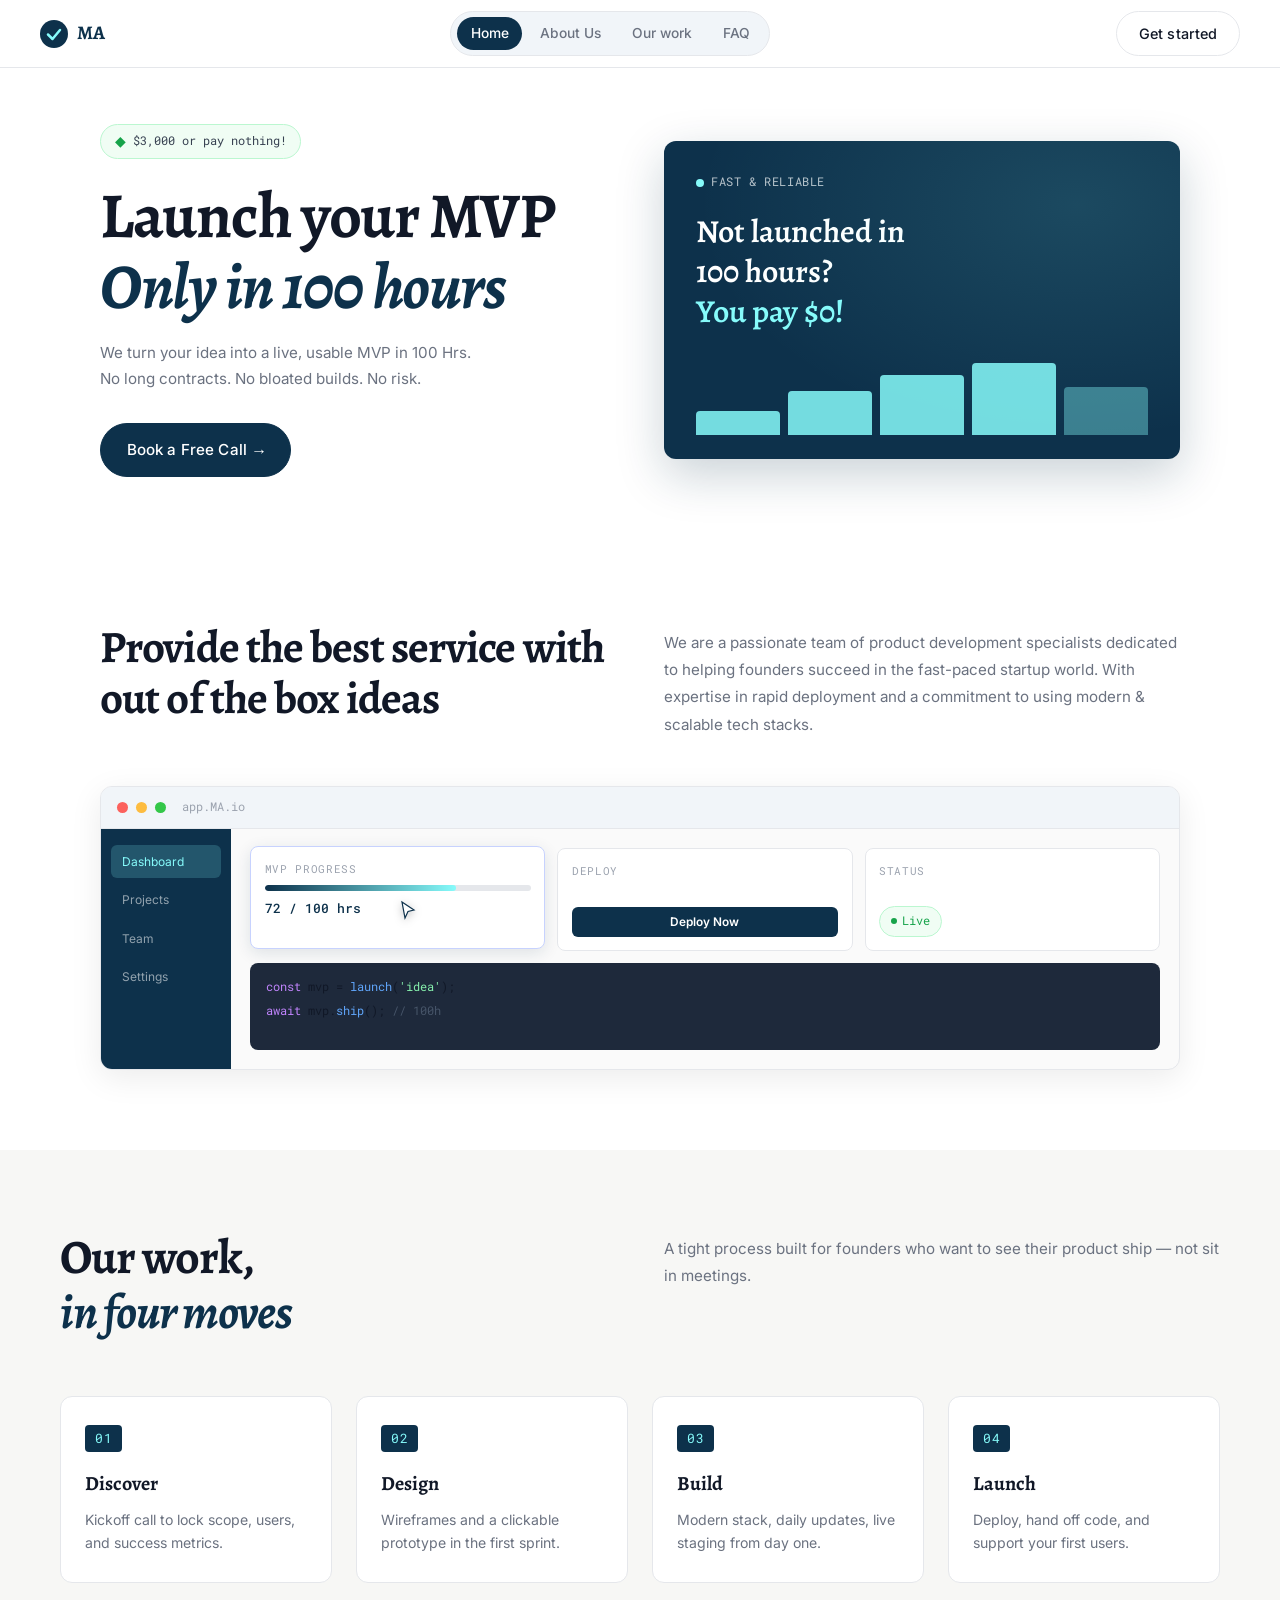
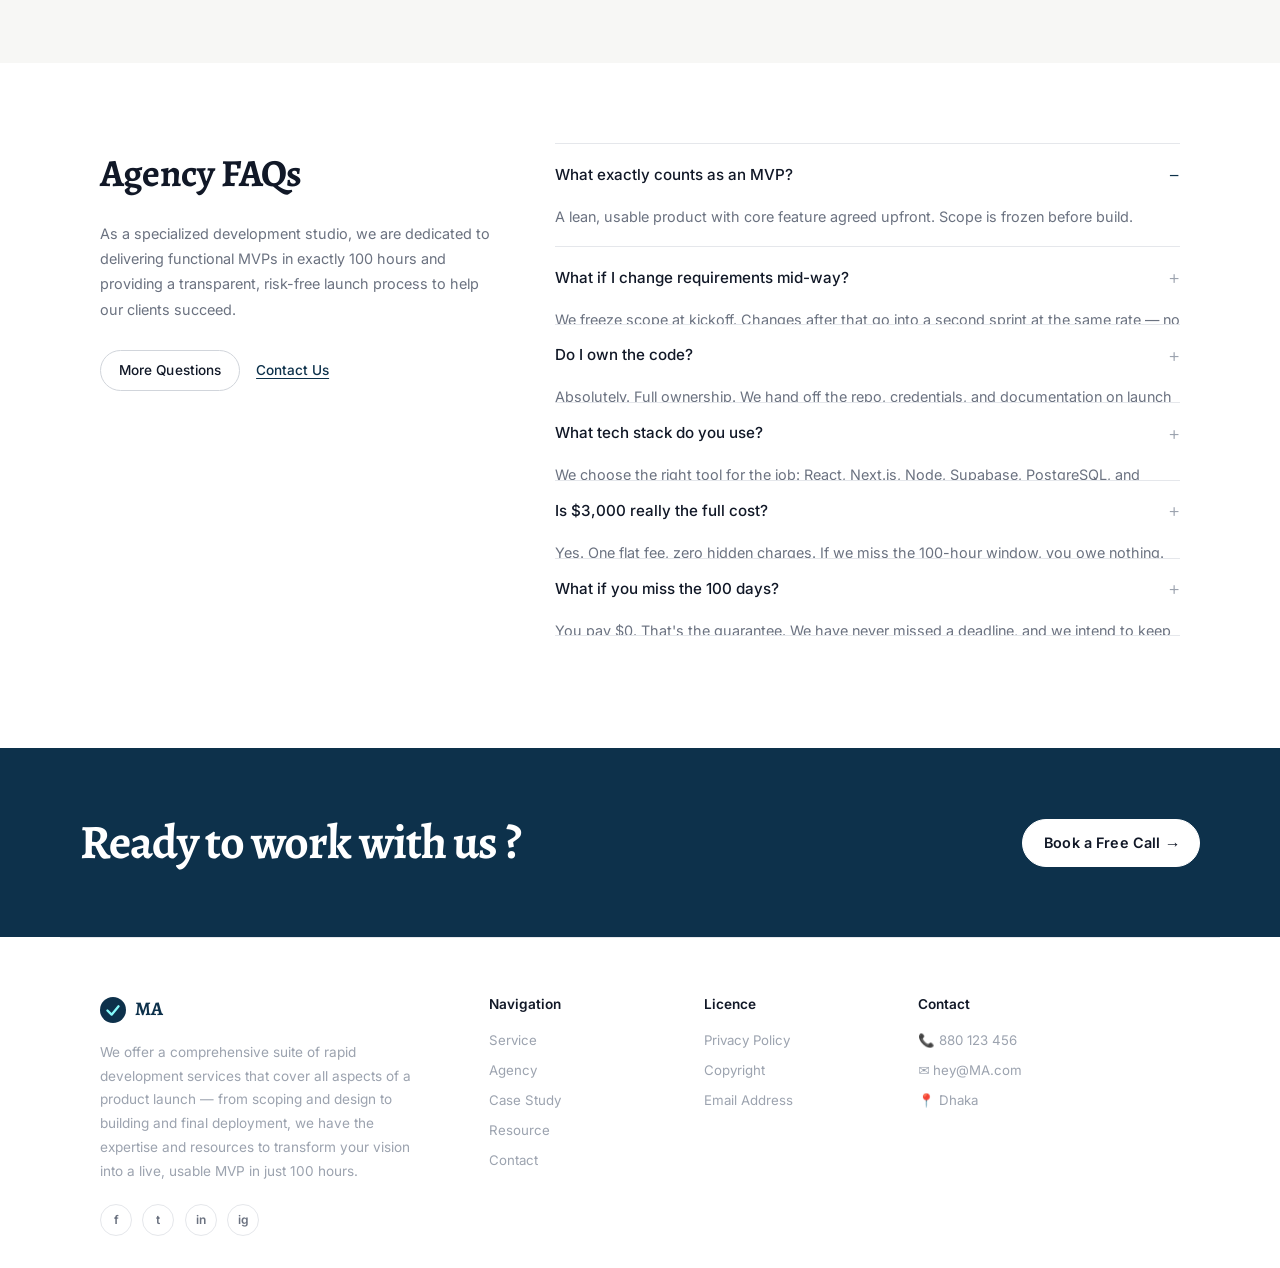
<file: site1/index.html>
<!DOCTYPE html>
<html lang="en">

<head>
  <base href="/site1/">
  <meta charset="UTF-8" />
  <meta name="viewport" content="width=device-width, initial-scale=1.0" />
  <title>MA — Launch Your MVP in 100 Hours</title>
  <meta name="description"
    content="We turn your idea into a live, usable MVP in 100 Hrs. No long contracts. No bloated builds. No risk." />
  <link rel="preconnect" href="https://fonts.googleapis.com" />
  <link rel="preconnect" href="https://fonts.gstatic.com" crossorigin />
  <link
    href="https://fonts.googleapis.com/css2?family=Alegreya:ital,wght@0,400;0,500;0,700;1,400&family=Inter:wght@300;400;500;600&family=Roboto+Mono:wght@400;500&display=swap"
    rel="stylesheet" />
  <script src="assets/index.js" defer></script>
  <link rel="stylesheet" href="assets/index.css">
</head>

<body>

  <!-- ── NAV ── -->
  <nav class="nav" id="top">
    <a href="#home" class="nav-logo" aria-label="MA home">
      <svg width="28" height="28" viewBox="0 0 28 28" fill="none" xmlns="http://www.w3.org/2000/svg">
        <circle cx="14" cy="14" r="14" fill="#0d314b" />
        <path d="M8 14.5L12.5 19L20 10" stroke="#86fbfb" stroke-width="2.5" stroke-linecap="round"
          stroke-linejoin="round" />
      </svg>
      <span class="nav-brand">MA</span>
    </a>

    <button class="nav-mobile-toggle" aria-label="Toggle menu" aria-expanded="false">
      <span></span><span></span><span></span>
    </button>

    <div class="nav-links-wrap">
      <div class="nav-pill">
        <a href="#home" class="nav-link active">Home</a>
        <a href="#about" class="nav-link">About Us</a>
        <a href="#work" class="nav-link">Our work</a>
        <a href="#faq" class="nav-link">FAQ</a>
      </div>
    </div>

    <a href="https://wa.me/8801234" target="_blank" rel="noopener" class="btn btn-outline">Get started</a>
  </nav>

  <!-- ── HERO ── -->
  <section class="hero" id="home">
    <div class="hero-content">
      <div class="hero-badge">
        <span class="badge-diamond">◆</span>
        <span>$3,000 or pay nothing!</span>
      </div>
      <h1 class="hero-heading">
        Launch your MVP<br />
        <em>Only in 100 hours</em>
      </h1>
      <p class="hero-sub">
        We turn your idea into a live, usable MVP in 100 Hrs.<br />
        No long contracts. No bloated builds. No risk.
      </p>
      <a href="https://wa.me/8801234" target="_blank" rel="noopener" class="btn btn-primary hero-cta">
        Book a Free Call <span class="btn-arrow">→</span>
      </a>
    </div>

    <div class="hero-card">
      <div class="hero-card-tag">
        <span class="tag-dot"></span>
        Fast &amp; Reliable
      </div>
      <h2 class="hero-card-heading">
        Not launched in<br />100 hours?<br />
        <span class="hero-card-price">You pay $0!</span>
      </h2>
      <div class="hero-bars">
        <div class="bar bar-1"></div>
        <div class="bar bar-2"></div>
        <div class="bar bar-3"></div>
        <div class="bar bar-4"></div>
        <div class="bar bar-5"></div>
      </div>
    </div>
  </section>

  <!-- ── ABOUT ── -->
  <section class="about" id="about">
    <div class="about-top">
      <h2 class="about-heading">
        Provide the best service with<br />
        out of the box ideas
      </h2>
      <p class="about-body">
        We are a passionate team of product development specialists
        dedicated to helping founders succeed in the fast-paced startup
        world. With expertise in rapid deployment and a commitment to using
        modern &amp; scalable tech stacks.
      </p>
    </div>

    <!-- Interactive UI animation demo instead of video -->
    <div class="demo-shell">
      <div class="demo-bar">
        <span class="demo-dot demo-dot--red"></span>
        <span class="demo-dot demo-dot--yellow"></span>
        <span class="demo-dot demo-dot--green"></span>
        <span class="demo-url">app.MA.io</span>
      </div>
      <div class="demo-body">
        <div class="demo-sidebar">
          <div class="demo-sidebar-item demo-sidebar-item--active">Dashboard</div>
          <div class="demo-sidebar-item">Projects</div>
          <div class="demo-sidebar-item">Team</div>
          <div class="demo-sidebar-item">Settings</div>
        </div>
        <div class="demo-main">
          <div class="demo-card demo-card--1">
            <span class="demo-card-label">MVP Progress</span>
            <div class="demo-progress-bar">
              <div class="demo-progress-fill"></div>
            </div>
            <span class="demo-card-stat">72 / 100 hrs</span>
          </div>
          <div class="demo-card demo-card--2">
            <span class="demo-card-label">Deploy</span>
            <button class="demo-btn" id="demoBtnDeploy">Deploy Now</button>
          </div>
          <div class="demo-card demo-card--3">
            <span class="demo-card-label">Status</span>
            <span class="demo-status-badge">Live</span>
          </div>
          <div class="demo-code">
            <span class="demo-code-line"><span class="demo-kw">const</span> mvp = <span
                class="demo-fn">launch</span>(<span class="demo-str">'idea'</span>);</span>
            <span class="demo-code-line"><span class="demo-kw">await</span> mvp.<span class="demo-fn">ship</span>();
              <span class="demo-comment">// 100h</span></span>
          </div>
        </div>
        <!-- animated cursor -->
        <div class="demo-cursor" id="demoCursor">
          <svg width="20" height="20" viewBox="0 0 20 20" fill="none">
            <path d="M4 2L16 10L10 11.5L7 18L4 2Z" fill="white" stroke="#0d314b" stroke-width="1.2" />
          </svg>
        </div>
      </div>
    </div>
  </section>

  <!-- ── OUR WORK ── -->
  <section class="work" id="work">
    <div class="work-header">
      <h2 class="work-heading">Our work,<br /><em>in four moves</em></h2>
      <p class="work-sub">
        A tight process built for founders who want to see their product ship —
        not sit in meetings.
      </p>
    </div>
    <div class="work-steps">
      <div class="work-step">
        <span class="step-num">01</span>
        <h3 class="step-title">Discover</h3>
        <p class="step-desc">Kickoff call to lock scope, users, and success metrics.</p>
      </div>
      <div class="work-step">
        <span class="step-num">02</span>
        <h3 class="step-title">Design</h3>
        <p class="step-desc">Wireframes and a clickable prototype in the first sprint.</p>
      </div>
      <div class="work-step">
        <span class="step-num">03</span>
        <h3 class="step-title">Build</h3>
        <p class="step-desc">Modern stack, daily updates, live staging from day one.</p>
      </div>
      <div class="work-step">
        <span class="step-num">04</span>
        <h3 class="step-title">Launch</h3>
        <p class="step-desc">Deploy, hand off code, and support your first users.</p>
      </div>
    </div>
  </section>

  <!-- ── FAQ ── -->
  <section class="faq" id="faq">
    <div class="faq-left">
      <h2 class="faq-heading">Agency FAQs</h2>
      <p class="faq-sub">
        As a specialized development studio, we are dedicated to delivering
        functional MVPs in exactly 100 hours and providing a transparent,
        risk-free launch process to help our clients succeed.
      </p>
      <div class="faq-actions">
        <a href="https://wa.me/8801234" target="_blank" rel="noopener" class="btn btn-outline-dark">More Questions</a>
        <a href="https://wa.me/8801234" target="_blank" rel="noopener" class="faq-contact-link">Contact Us</a>
      </div>
    </div>
    <div class="faq-right">
      <div class="faq-item faq-item--open">
        <button class="faq-q" aria-expanded="true">
          What exactly counts as an MVP?
          <span class="faq-icon">−</span>
        </button>
        <div class="faq-a">
          <p>A lean, usable product with core feature agreed upfront. Scope is frozen before build.</p>
        </div>
      </div>
      <div class="faq-item">
        <button class="faq-q" aria-expanded="false">
          What if I change requirements mid-way?
          <span class="faq-icon">+</span>
        </button>
        <div class="faq-a">
          <p>We freeze scope at kickoff. Changes after that go into a second sprint at the same rate — no surprises, no
            inflated quotes.</p>
        </div>
      </div>
      <div class="faq-item">
        <button class="faq-q" aria-expanded="false">
          Do I own the code?
          <span class="faq-icon">+</span>
        </button>
        <div class="faq-a">
          <p>Absolutely. Full ownership. We hand off the repo, credentials, and documentation on launch day.</p>
        </div>
      </div>
      <div class="faq-item">
        <button class="faq-q" aria-expanded="false">
          What tech stack do you use?
          <span class="faq-icon">+</span>
        </button>
        <div class="faq-a">
          <p>We choose the right tool for the job: React, Next.js, Node, Supabase, PostgreSQL, and modern cloud infra.
            We don't force a stack on you.</p>
        </div>
      </div>
      <div class="faq-item">
        <button class="faq-q" aria-expanded="false">
          Is $3,000 really the full cost?
          <span class="faq-icon">+</span>
        </button>
        <div class="faq-a">
          <p>Yes. One flat fee, zero hidden charges. If we miss the 100-hour window, you owe nothing.</p>
        </div>
      </div>
      <div class="faq-item">
        <button class="faq-q" aria-expanded="false">
          What if you miss the 100 days?
          <span class="faq-icon">+</span>
        </button>
        <div class="faq-a">
          <p>You pay $0. That's the guarantee. We have never missed a deadline, and we intend to keep it that way.</p>
        </div>
      </div>
    </div>
  </section>

  <!-- ── CTA BANNER ── -->
  <section class="cta-banner">
    <h2 class="cta-heading">Ready to work with us&nbsp;?</h2>
    <a href="https://wa.me/8801234" target="_blank" rel="noopener" class="btn btn-cta">
      Book a Free Call <span class="btn-arrow">→</span>
    </a>
  </section>

  <!-- ── FOOTER ── -->
  <footer class="footer">
    <div class="footer-brand">
      <a href="#home" class="nav-logo" style="margin-bottom:1rem;">
        <svg width="26" height="26" viewBox="0 0 28 28" fill="none">
          <circle cx="14" cy="14" r="14" fill="#0d314b" />
          <path d="M8 14.5L12.5 19L20 10" stroke="#86fbfb" stroke-width="2.5" stroke-linecap="round"
            stroke-linejoin="round" />
        </svg>
        <span class="nav-brand">MA</span>
      </a>
      <p class="footer-desc">
        We offer a comprehensive suite of rapid development services that
        cover all aspects of a product launch — from scoping and design to
        building and final deployment, we have the expertise and resources
        to transform your vision into a live, usable MVP in just 100 hours.
      </p>
      <div class="footer-social">
        <a href="#" aria-label="Facebook" class="social-link">f</a>
        <a href="#" aria-label="Twitter" class="social-link">t</a>
        <a href="#" aria-label="LinkedIn" class="social-link">in</a>
        <a href="#" aria-label="Instagram" class="social-link">ig</a>
      </div>
    </div>
    <div class="footer-col">
      <h4 class="footer-col-title">Navigation</h4>
      <a href="#home" class="footer-link">Service</a>
      <a href="#about" class="footer-link">Agency</a>
      <a href="#work" class="footer-link">Case Study</a>
      <a href="#work" class="footer-link">Resource</a>
      <a href="https://wa.me/8801234" class="footer-link">Contact</a>
    </div>
    <div class="footer-col">
      <h4 class="footer-col-title">Licence</h4>
      <a href="#" class="footer-link">Privacy Policy</a>
      <a href="#" class="footer-link">Copyright</a>
      <a href="#" class="footer-link">Email Address</a>
    </div>
    <div class="footer-col">
      <h4 class="footer-col-title">Contact</h4>
      <a href="tel:+4065550120" class="footer-link">📞 880 123 456</a>
      <a href="mailto:hey@MA.com" class="footer-link">✉️ hey@MA.com</a>
      <span class="footer-link">📍 Dhaka</span>
    </div>
  </footer>

</body>

</html>
</file>
<file: site1/assets/index.css>
/*
 * Boostrm — Launch Your MVP in 100 Hours
 * Main Styling
 */

*,
*:before,
*:after {
  box-sizing: border-box;
  margin: 0;
  padding: 0;
}

:root {
  --navy: #0d314b;
  --cyan: #86fbfb;
  --white: #ffffff;
  --off: #f7f7f5;
  --gray: #9ca3af;
  --dark: #111827;
  --border: #e5e7eb;
  --font-head: "Alegreya", Georgia, serif;
  --font-body: "Inter", system-ui, sans-serif;
  --font-mono: "Roboto Mono", monospace;
  --max-w: 1160px;
  --nav-h: 68px;
  --rad: 12px;
  --rad-sm: 8px;
  --tr: .25s ease;
}

html {
  scroll-behavior: smooth;
}

body {
  font-family: var(--font-body);
  background: var(--white);
  color: var(--dark);
  line-height: 1.6;
  overflow-x: hidden;
}

a {
  text-decoration: none;
  color: inherit;
}

img {
  display: block;
  max-width: 100%;
}

/* ── BUTTONS ── */

.btn {
  display: inline-flex;
  align-items: center;
  gap: 0.45rem;
  font-family: var(--font-body);
  font-size: 0.9rem;
  font-weight: 500;
  padding: 0.65rem 1.35rem;
  border-radius: 100px;
  cursor: pointer;
  transition: transform var(--tr), box-shadow var(--tr), background var(--tr), color var(--tr), border-color var(--tr);
  white-space: nowrap;
  border: 1.5px solid transparent;
  letter-spacing: 0.01em;
}

.btn:active {
  transform: scale(0.96) !important;
}

.btn-primary {
  background: var(--navy);
  color: var(--white);
  border-color: var(--navy);
}

.btn-primary:hover {
  background: #0a2337;
  box-shadow: 0 6px 22px rgba(13, 49, 75, 0.3);
  transform: translateY(-1px);
}

.btn-outline {
  background: transparent;
  color: var(--dark);
  border-color: var(--border);
}

.btn-outline:hover {
  border-color: var(--navy);
  color: var(--navy);
  transform: translateY(-1px);
}

.btn-outline-dark {
  background: transparent;
  color: var(--dark);
  border: 1.5px solid #d1d5db;
  font-size: 0.85rem;
  padding: 0.55rem 1.1rem;
}

.btn-outline-dark:hover {
  border-color: var(--navy);
  color: var(--navy);
}

.btn-cta {
  background: var(--white);
  color: var(--dark);
  border-color: var(--white);
  font-weight: 600;
}

.btn-cta:hover {
  background: var(--cyan);
  border-color: var(--cyan);
  transform: translateY(-1px);
  box-shadow: 0 6px 24px rgba(134, 251, 251, 0.35);
}

.btn-arrow {
  font-family: var(--font-mono);
  font-size: 1rem;
}

/* ── NAVIGATION ── */

.nav {
  position: sticky;
  top: 0;
  z-index: 100;
  height: var(--nav-h);
  display: flex;
  align-items: center;
  justify-content: space-between;
  gap: 1rem;
  padding: 0 clamp(1rem, 5vw, 2.5rem);
  background: rgba(255, 255, 255, 0.88);
  -webkit-backdrop-filter: blur(14px);
  backdrop-filter: blur(14px);
  border-bottom: 1px solid var(--border);
  transition: box-shadow 0.3s;
}

.nav.scrolled {
  box-shadow: 0 2px 16px rgba(0, 0, 0, 0.07);
}

.nav-logo {
  display: flex;
  align-items: center;
  gap: 0.55rem;
  flex-shrink: 0;
}

.nav-brand {
  font-family: var(--font-head);
  font-size: 1.2rem;
  font-weight: 700;
  color: var(--navy);
  letter-spacing: -0.01em;
}

.nav-links-wrap {
  display: flex;
  align-items: center;
}

.nav-pill {
  display: flex;
  align-items: center;
  gap: 0.25rem;
  background: #f1f5f9;
  border: 1px solid var(--border);
  border-radius: 100px;
  padding: 0.28rem 0.35rem;
}

.nav-link {
  font-size: 0.86rem;
  font-weight: 500;
  color: #6b7280;
  padding: 0.35rem 0.85rem;
  border-radius: 100px;
  transition: background var(--tr), color var(--tr);
}

.nav-link:hover {
  color: var(--navy);
}

.nav-link.active {
  background: var(--navy);
  color: var(--white);
}

.nav-mobile-toggle {
  display: none;
  flex-direction: column;
  gap: 5px;
  background: none;
  border: none;
  cursor: pointer;
  padding: 0.4rem;
}

.nav-mobile-toggle span {
  display: block;
  width: 22px;
  height: 2px;
  background: var(--navy);
  border-radius: 2px;
  transition: transform 0.25s, opacity 0.25s;
}

.nav-mobile-toggle.open span:nth-child(1) {
  transform: translateY(7px) rotate(45deg);
}

.nav-mobile-toggle.open span:nth-child(2) {
  opacity: 0;
}

.nav-mobile-toggle.open span:nth-child(3) {
  transform: translateY(-7px) rotate(-45deg);
}

/* ── HERO ── */

.hero {
  display: grid;
  grid-template-columns: 1fr 1fr;
  gap: 3rem;
  align-items: center;
  max-width: var(--max-w);
  margin: 0 auto;
  padding: 3.5rem clamp(1rem, 5vw, 2.5rem) 4rem;
}

.hero-badge {
  display: inline-flex;
  align-items: center;
  gap: 0.45rem;
  font-family: var(--font-mono);
  font-size: 0.78rem;
  color: #374151;
  background: #f0fdf4;
  border: 1px solid #bbf7d0;
  border-radius: 100px;
  padding: 0.35rem 0.85rem;
  margin-bottom: 1.4rem;
  width: fit-content;
}

.badge-diamond {
  color: #16a34a;
  font-size: 0.85rem;
}

.hero-heading {
  font-family: var(--font-head);
  font-size: clamp(2.6rem, 5.5vw, 4rem);
  font-weight: 700;
  line-height: 1.1;
  color: var(--dark);
  margin-bottom: 1.1rem;
  letter-spacing: -0.02em;
}

.hero-heading em {
  font-style: italic;
  color: var(--navy);
}

.hero-sub {
  font-size: 0.95rem;
  color: #6b7280;
  line-height: 1.7;
  max-width: 420px;
  margin-bottom: 2rem;
}

.hero-cta {
  font-size: 0.95rem;
  padding: 0.8rem 1.6rem;
}

.hero-card {
  background: var(--navy);
  border-radius: var(--rad);
  padding: 2rem 2rem 1.5rem;
  color: var(--white);
  position: relative;
  overflow: hidden;
  box-shadow: 0 16px 48px rgba(13, 49, 75, 0.22);
  animation: fadeSlideUp 0.7s 0.2s both;
}

.hero-card:before {
  content: "";
  position: absolute;
  inset: 0;
  background: radial-gradient(ellipse at 80% 20%, rgba(134, 251, 251, 0.12) 0%, transparent 65%);
  pointer-events: none;
}

.hero-card-tag {
  display: flex;
  align-items: center;
  gap: 0.45rem;
  font-family: var(--font-mono);
  font-size: 0.72rem;
  color: rgba(255, 255, 255, 0.7);
  margin-bottom: 1.2rem;
  letter-spacing: 0.05em;
  text-transform: uppercase;
}

.tag-dot {
  width: 8px;
  height: 8px;
  border-radius: 50%;
  background: var(--cyan);
  animation: pulse 2s infinite;
}

@keyframes pulse {
  0%, 100% {
    opacity: 1;
    transform: scale(1);
  }
  50% {
    opacity: 0.6;
    transform: scale(1.3);
  }
}

.hero-card-heading {
  font-family: var(--font-head);
  font-size: clamp(1.5rem, 3vw, 2rem);
  font-weight: 600;
  line-height: 1.25;
  margin-bottom: 1.5rem;
}

.hero-card-price {
  color: var(--cyan);
}

.hero-bars {
  display: flex;
  align-items: flex-end;
  gap: 8px;
  height: 80px;
}

.bar {
  flex: 1;
  border-radius: 4px 4px 0 0;
  background: var(--cyan);
  opacity: 0.85;
  animation: growBar 1.2s cubic-bezier(0.34, 1.56, 0.64, 1) both;
}

.bar-1 {
  --h: 30%;
  animation-delay: 0.3s;
}

.bar-2 {
  --h: 55%;
  animation-delay: 0.45s;
}

.bar-3 {
  --h: 75%;
  animation-delay: 0.6s;
}

.bar-4 {
  --h: 90%;
  animation-delay: 0.75s;
}

.bar-5 {
  --h: 60%;
  animation-delay: 0.9s;
  background: rgba(134, 251, 251, 0.45);
}

@keyframes growBar {
  0% {
    height: 0;
  }
  100% {
    height: var(--h);
  }
}

/* ── ABOUT & DEMO ── */

.about {
  background: var(--white);
  padding: 5rem clamp(1rem, 5vw, 2.5rem);
  max-width: var(--max-w);
  margin: 0 auto;
}

.about-top {
  display: grid;
  grid-template-columns: 1fr 1fr;
  gap: 3rem;
  align-items: start;
  margin-bottom: 3rem;
}

.about-heading {
  font-family: var(--font-head);
  font-size: clamp(1.8rem, 3.5vw, 2.8rem);
  font-weight: 700;
  line-height: 1.15;
  color: var(--dark);
  letter-spacing: -0.02em;
}

.about-body {
  font-size: 0.95rem;
  color: #6b7280;
  line-height: 1.8;
  padding-top: 0.5rem;
}

.demo-shell {
  border: 1px solid var(--border);
  border-radius: var(--rad);
  overflow: hidden;
  box-shadow: 0 8px 32px rgba(0, 0, 0, 0.08);
  background: #fafafa;
}

.demo-bar {
  display: flex;
  align-items: center;
  gap: 0.5rem;
  padding: 0.7rem 1rem;
  background: #f1f5f9;
  border-bottom: 1px solid var(--border);
}

.demo-dot {
  width: 11px;
  height: 11px;
  border-radius: 50%;
}

.demo-dot--red {
  background: #fc615d;
}

.demo-dot--yellow {
  background: #fdbc40;
}

.demo-dot--green {
  background: #34c749;
}

.demo-url {
  font-family: var(--font-mono);
  font-size: 0.72rem;
  color: #9ca3af;
  margin-left: 0.5rem;
}

.demo-body {
  display: flex;
  min-height: 240px;
  position: relative;
  overflow: hidden;
}

.demo-sidebar {
  width: 130px;
  flex-shrink: 0;
  background: var(--navy);
  padding: 1rem 0.6rem;
  display: flex;
  flex-direction: column;
  gap: 0.3rem;
}

.demo-sidebar-item {
  font-size: 0.75rem;
  font-family: var(--font-body);
  color: rgba(255, 255, 255, 0.55);
  padding: 0.45rem 0.7rem;
  border-radius: 6px;
  cursor: default;
  transition: background 0.2s, color 0.2s;
}

.demo-sidebar-item--active,
.demo-sidebar-item.hovered {
  background: rgba(134, 251, 251, 0.18);
  color: var(--cyan);
}

.demo-main {
  flex: 1;
  padding: 1.2rem;
  display: grid;
  grid-template-columns: 1fr 1fr 1fr;
  grid-template-rows: auto auto;
  gap: 0.75rem;
}

.demo-card {
  background: var(--white);
  border: 1px solid var(--border);
  border-radius: var(--rad-sm);
  padding: 0.85rem;
  display: flex;
  flex-direction: column;
  gap: 0.45rem;
  transition: box-shadow 0.2s, border-color 0.2s, transform 0.2s;
}

.demo-card.hovered,
.demo-card:hover {
  box-shadow: 0 4px 16px rgba(13, 49, 75, 0.12);
  border-color: #c7d2fe;
  transform: translateY(-2px);
}

.demo-card-label {
  font-size: 0.68rem;
  font-family: var(--font-mono);
  color: var(--gray);
  text-transform: uppercase;
  letter-spacing: 0.06em;
}

.demo-card-stat {
  font-family: var(--font-mono);
  font-size: 0.8rem;
  color: var(--navy);
  font-weight: 500;
}

.demo-progress-bar {
  height: 6px;
  background: #e5e7eb;
  border-radius: 3px;
  overflow: hidden;
}

.demo-progress-fill {
  height: 100%;
  width: 72%;
  background: linear-gradient(90deg, var(--navy), var(--cyan));
  border-radius: 3px;
  animation: progressPulse 3s ease-in-out infinite;
}

@keyframes progressPulse {
  0%, 100% {
    opacity: 1;
  }
  50% {
    opacity: 0.7;
  }
}

.demo-btn {
  font-family: var(--font-body);
  font-size: 0.74rem;
  font-weight: 600;
  background: var(--navy);
  color: var(--white);
  border: none;
  border-radius: 6px;
  padding: 0.5rem 0.7rem;
  cursor: pointer;
  transition: background 0.2s, transform 0.15s, box-shadow 0.2s;
  margin-top: auto;
}

.demo-btn:hover,
.demo-btn.clicked {
  background: #0a2337;
  box-shadow: 0 4px 12px rgba(13, 49, 75, 0.3);
}

.demo-btn.clicked {
  transform: scale(0.94);
}

.demo-status-badge {
  display: inline-flex;
  align-items: center;
  gap: 0.35rem;
  font-size: 0.74rem;
  font-family: var(--font-mono);
  color: #16a34a;
  background: #f0fdf4;
  border: 1px solid #bbf7d0;
  border-radius: 100px;
  padding: 0.3rem 0.65rem;
  margin-top: auto;
  width: fit-content;
}

.demo-status-badge:before {
  content: "";
  width: 6px;
  height: 6px;
  border-radius: 50%;
  background: #16a34a;
  animation: pulse 2s infinite;
}

.demo-code {
  grid-column: 1 / -1;
  background: #1e293b;
  border-radius: var(--rad-sm);
  padding: 0.85rem 1rem;
  display: flex;
  flex-direction: column;
  gap: 0.3rem;
}

.demo-code-line {
  font-family: var(--font-mono);
  font-size: 0.75rem;
  line-height: 1.6;
  display: block;
}

.demo-kw {
  color: #c084fc;
}

.demo-fn {
  color: #60a5fa;
}

.demo-str {
  color: #86efac;
}

.demo-comment {
  color: #475569;
}

.demo-cursor {
  position: absolute;
  pointer-events: none;
  z-index: 10;
  transition: top 0.6s cubic-bezier(0.34, 1.2, 0.64, 1), left 0.6s cubic-bezier(0.34, 1.2, 0.64, 1);
  filter: drop-shadow(0 2px 4px rgba(0, 0, 0, 0.25));
}

.demo-cursor.click {
  animation: cursorClick 0.2s ease;
}

@keyframes cursorClick {
  0% {
    transform: scale(1);
  }
  50% {
    transform: scale(0.75);
  }
  100% {
    transform: scale(1);
  }
}

/* ── WORK SECTION ── */

.work {
  background: var(--off);
  padding: 5rem clamp(1rem, 5vw, 2.5rem);
}

.work-header {
  max-width: var(--max-w);
  margin: 0 auto 3.5rem;
  display: grid;
  grid-template-columns: 1fr 1fr;
  gap: 3rem;
  align-items: start;
}

.work-heading {
  font-family: var(--font-head);
  font-size: clamp(2rem, 4vw, 3rem);
  font-weight: 700;
  line-height: 1.15;
  letter-spacing: -0.02em;
}

.work-heading em {
  font-style: italic;
  color: var(--navy);
}

.work-sub {
  font-size: 0.95rem;
  color: #6b7280;
  line-height: 1.75;
  padding-top: 0.4rem;
}

.work-steps {
  max-width: var(--max-w);
  margin: 0 auto;
  display: grid;
  grid-template-columns: repeat(4, 1fr);
  gap: 1.5rem;
}

.work-step {
  background: var(--white);
  border: 1px solid var(--border);
  border-radius: var(--rad);
  padding: 1.75rem 1.5rem;
  transition: box-shadow var(--tr), transform var(--tr), border-color var(--tr);
  cursor: default;
}

.work-step:hover {
  box-shadow: 0 8px 28px rgba(13, 49, 75, 0.12);
  transform: translateY(-4px);
  border-color: var(--cyan);
}

.step-num {
  display: block;
  font-family: var(--font-mono);
  font-size: 0.8rem;
  color: var(--cyan);
  background: var(--navy);
  width: fit-content;
  padding: 0.2rem 0.6rem;
  border-radius: 4px;
  margin-bottom: 1rem;
  letter-spacing: 0.08em;
}

.step-title {
  font-family: var(--font-head);
  font-size: 1.25rem;
  font-weight: 700;
  color: var(--dark);
  margin-bottom: 0.5rem;
}

.step-desc {
  font-size: 0.88rem;
  color: #6b7280;
  line-height: 1.65;
}

/* ── FAQ SECTION ── */

.faq {
  background: var(--white);
  padding: 5rem clamp(1rem, 5vw, 2.5rem);
  max-width: var(--max-w);
  margin: 0 auto;
  display: grid;
  grid-template-columns: 1fr 1.6fr;
  gap: 4rem;
  align-items: start;
}

.faq-heading {
  font-family: var(--font-head);
  font-size: clamp(1.8rem, 3vw, 2.4rem);
  font-weight: 700;
  margin-bottom: 1rem;
  letter-spacing: -0.02em;
}

.faq-sub {
  font-size: 0.9rem;
  color: #6b7280;
  line-height: 1.75;
  margin-bottom: 1.75rem;
}

.faq-actions {
  display: flex;
  align-items: center;
  gap: 1rem;
}

.faq-contact-link {
  font-size: 0.85rem;
  color: var(--navy);
  font-weight: 500;
  text-decoration: underline;
  text-underline-offset: 3px;
}

.faq-contact-link:hover {
  color: #086abf;
}

.faq-right {
  display: flex;
  flex-direction: column;
}

.faq-item {
  border-bottom: 1px solid var(--border);
}

.faq-item:first-child {
  border-top: 1px solid var(--border);
}

.faq-q {
  width: 100%;
  display: flex;
  justify-content: space-between;
  align-items: center;
  gap: 1rem;
  text-align: left;
  font-family: var(--font-body);
  font-size: 0.95rem;
  font-weight: 500;
  color: var(--dark);
  background: none;
  border: none;
  cursor: pointer;
  padding: 1.1rem 0;
  transition: color var(--tr);
}

.faq-q:hover {
  color: var(--navy);
}

.faq-icon {
  font-size: 1.2rem;
  font-weight: 300;
  color: var(--gray);
  flex-shrink: 0;
  transition: transform var(--tr);
}

.faq-item--open .faq-icon {
  color: var(--navy);
}

.faq-a {
  display: grid;
  grid-template-rows: 0fr;
  transition: grid-template-rows 0.3s ease;
  overflow: hidden;
}

.faq-a > * {
  overflow: hidden;
  font-size: 0.9rem;
  color: #6b7280;
  line-height: 1.75;
  padding-bottom: 1.1rem;
}

.faq-item--open .faq-a {
  grid-template-rows: 1fr;
}

/* ── CTA BANNER ── */

.cta-banner {
  background: var(--navy);
  display: flex;
  align-items: center;
  justify-content: space-between;
  gap: 2rem;
  flex-wrap: wrap;
  padding: 3.5rem clamp(1rem, 8vw, 5rem);
  margin: 2rem 0 0;
}

.cta-heading {
  font-family: var(--font-head);
  font-size: clamp(2rem, 4.5vw, 3rem);
  font-weight: 700;
  color: var(--white);
  letter-spacing: -0.02em;
}

/* ── FOOTER ── */

.footer {
  background: var(--white);
  border-top: 1px solid var(--border);
  display: grid;
  grid-template-columns: 2fr 1fr 1fr 1.5fr;
  gap: 2.5rem;
  padding: 3.5rem clamp(1rem, 5vw, 2.5rem) 2rem;
  max-width: var(--max-w);
  margin: 0 auto;
}

.footer-desc {
  font-size: 0.85rem;
  color: var(--gray);
  line-height: 1.75;
  margin-bottom: 1.25rem;
  max-width: 320px;
}

.footer-social {
  display: flex;
  gap: 0.65rem;
}

.social-link {
  width: 32px;
  height: 32px;
  border-radius: 50%;
  border: 1px solid var(--border);
  display: flex;
  align-items: center;
  justify-content: center;
  font-size: 0.75rem;
  font-weight: 600;
  color: #6b7280;
  transition: background var(--tr), color var(--tr), border-color var(--tr);
}

.social-link:hover {
  background: var(--navy);
  color: var(--white);
  border-color: var(--navy);
}

.footer-col {
  display: flex;
  flex-direction: column;
  gap: 0.55rem;
}

.footer-col-title {
  font-size: 0.85rem;
  font-weight: 600;
  color: var(--dark);
  margin-bottom: 0.3rem;
}

.footer-link {
  font-size: 0.83rem;
  color: var(--gray);
  transition: color var(--tr);
}

.footer-link:hover {
  color: var(--navy);
}

/* ── ANIMATIONS ── */

.reveal {
  opacity: 0;
  transform: translateY(24px);
  transition: opacity 0.65s ease, transform 0.65s ease;
}

.reveal.in {
  opacity: 1;
  transform: none;
}

@keyframes fadeSlideUp {
  0% {
    opacity: 0;
    transform: translateY(20px);
  }
  100% {
    opacity: 1;
    transform: none;
  }
}

/* ── RESPONSIVE MEDIA QUERIES ── */

@media (max-width: 900px) {
  .hero {
    grid-template-columns: 1fr;
    padding-top: 3rem;
    padding-bottom: 3rem;
    min-height: auto;
    gap: 2rem;
  }

  .about-top {
    grid-template-columns: 1fr;
    gap: 1.5rem;
  }

  .work-header {
    grid-template-columns: 1fr;
    gap: 1.25rem;
  }

  .work-steps {
    grid-template-columns: repeat(2, 1fr);
  }

  .faq {
    grid-template-columns: 1fr;
    gap: 2.5rem;
  }

  .footer {
    grid-template-columns: 1fr 1fr;
  }
}

@media (max-width: 640px) {
  .nav-links-wrap {
    display: none;
    position: absolute;
    top: var(--nav-h);
    left: 0;
    right: 0;
    background: var(--white);
    border-bottom: 1px solid var(--border);
    padding: 1rem 1.5rem;
    flex-direction: column;
    align-items: flex-start;
  }

  .nav-links-wrap.open {
    display: flex;
  }

  .nav-pill {
    flex-direction: column;
    border-radius: var(--rad);
    width: 100%;
    gap: 0.15rem;
  }

  .nav-link {
    width: 100%;
  }

  .nav-mobile-toggle {
    display: flex;
  }

  .nav > .btn-outline {
    display: none;
  }

  .work-steps,
  .footer {
    grid-template-columns: 1fr;
  }

  .cta-banner {
    flex-direction: column;
    align-items: flex-start;
  }

  .demo-sidebar {
    width: 90px;
  }

  .demo-sidebar-item {
    font-size: 0.67rem;
  }
}
</file>
